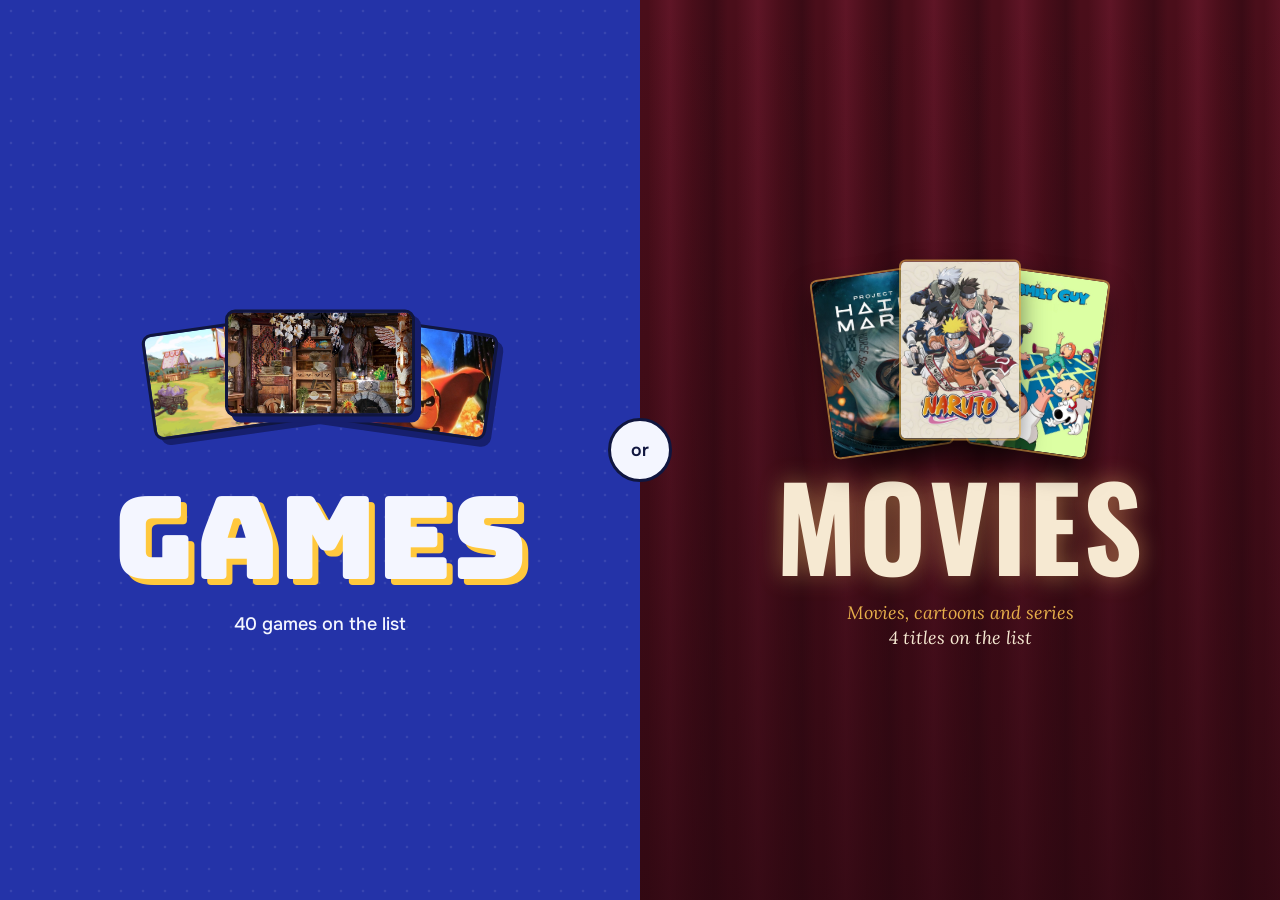
<file: index.html>
<!doctype html>
<html lang="en">
<head>
  <meta charset="utf-8">
  <meta name="viewport" content="width=device-width, initial-scale=1">
  <title>My backlog</title>
  <link rel="icon" href="data:image/svg+xml,%3Csvg xmlns='http://www.w3.org/2000/svg' viewBox='0 0 32 32'%3E%3CclipPath id='r'%3E%3Crect width='32' height='32' rx='7'/%3E%3C/clipPath%3E%3Cg clip-path='url(%23r)'%3E%3Crect width='16' height='32' fill='%232433a8'/%3E%3Crect x='16' width='16' height='32' fill='%234a0e1a'/%3E%3C/g%3E%3Ccircle cx='16' cy='16' r='6' fill='%23fff'/%3E%3C/svg%3E">
  <link rel="preconnect" href="https://fonts.googleapis.com">
  <link rel="preconnect" href="https://fonts.gstatic.com" crossorigin>
  <link href="https://fonts.googleapis.com/css2?family=Bungee&family=Onest:wght@500;600&family=Oswald:wght@700&family=Lora:ital@1&display=swap" rel="stylesheet">
  <link rel="stylesheet" href="menu.css">
</head>
<body>
  <h1 class="visually-hidden">My backlog</h1>
  <main class="doors">
    <a class="door door-games" href="games.html">
      <span class="door-covers" id="game-covers" aria-hidden="true"></span>
      <span class="door-word">Games</span>
      <span class="door-sub" id="game-count"></span>
    </a>
    <a class="door door-movies" href="movies.html">
      <span class="door-covers" id="movie-covers" aria-hidden="true"></span>
      <span class="door-word">Movies</span>
      <span class="door-sub"><span class="door-scope">Movies, cartoons and series</span> <span id="movie-count"></span></span>
    </a>
    <span class="or" aria-hidden="true">or</span>
  </main>

  <script src="games.js"></script>
  <script src="movies.js"></script>
  <script src="menu.js"></script>
</body>
</html>
</file>
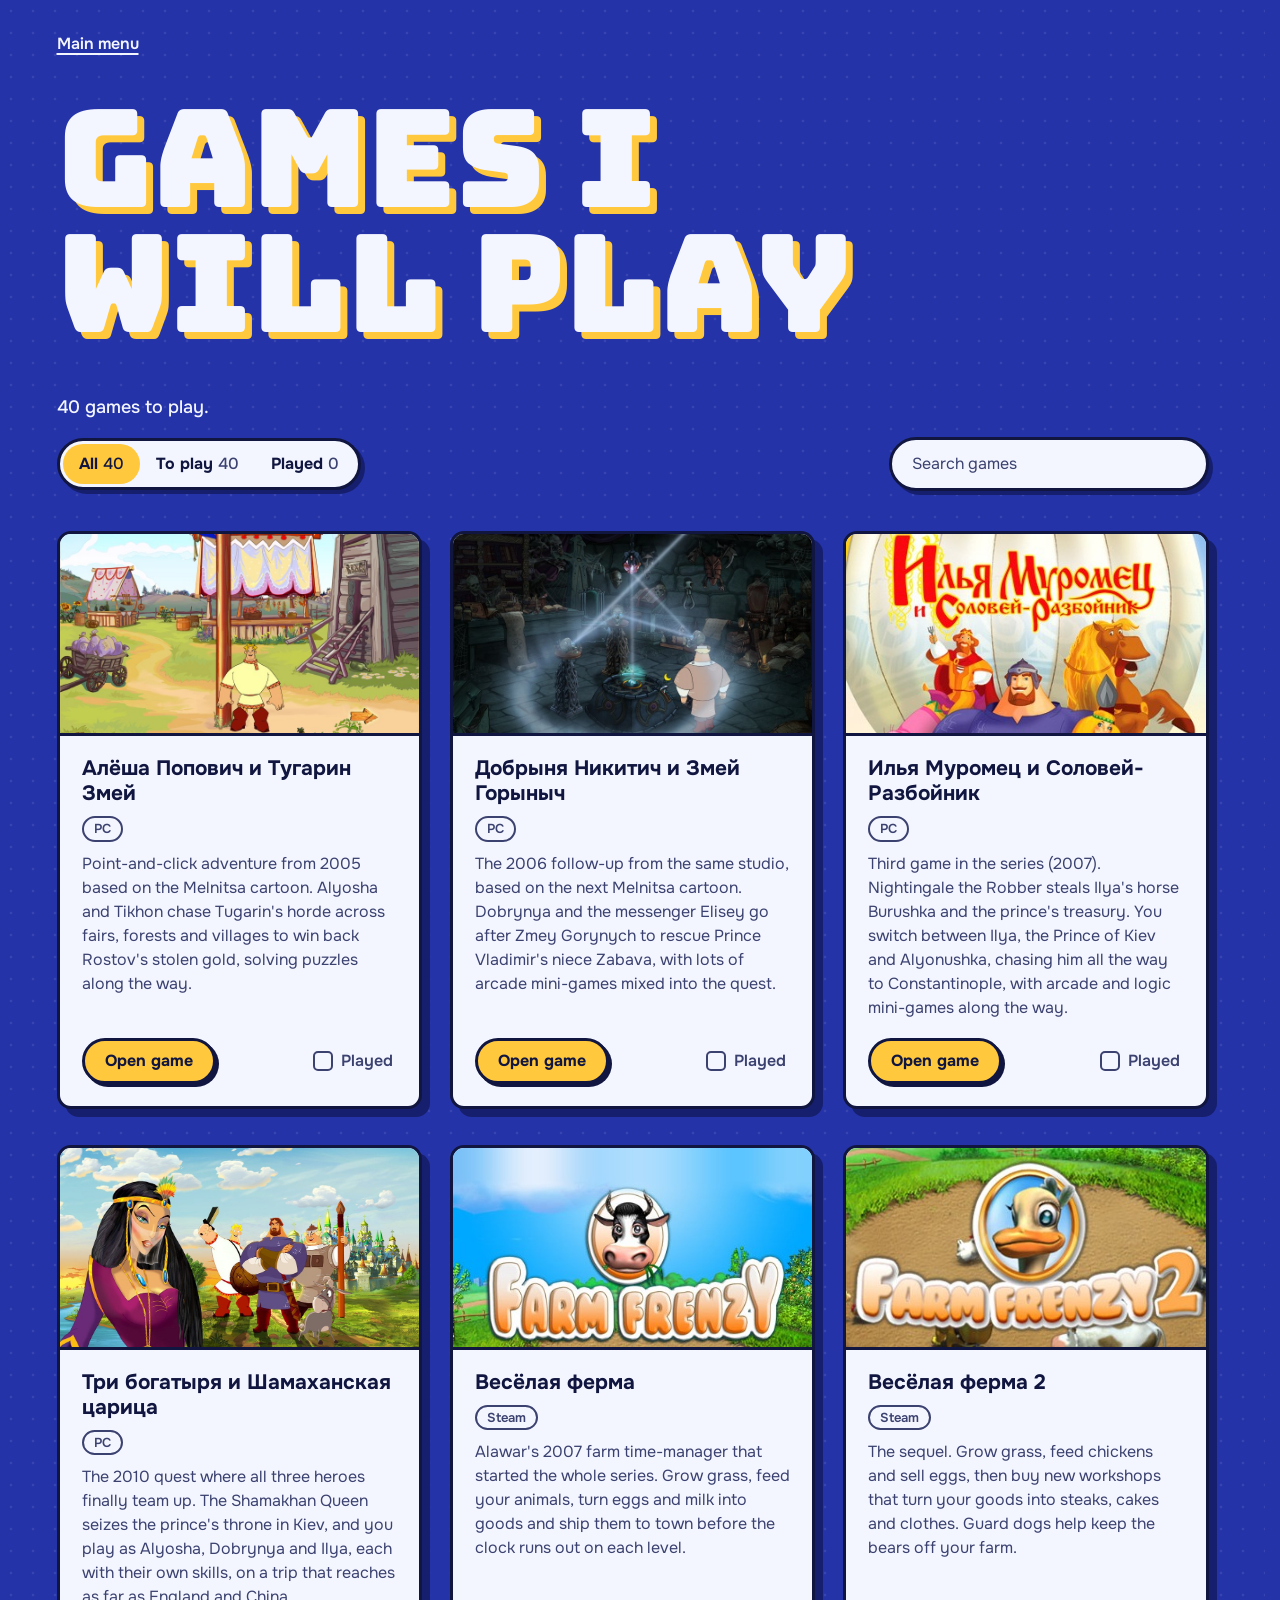
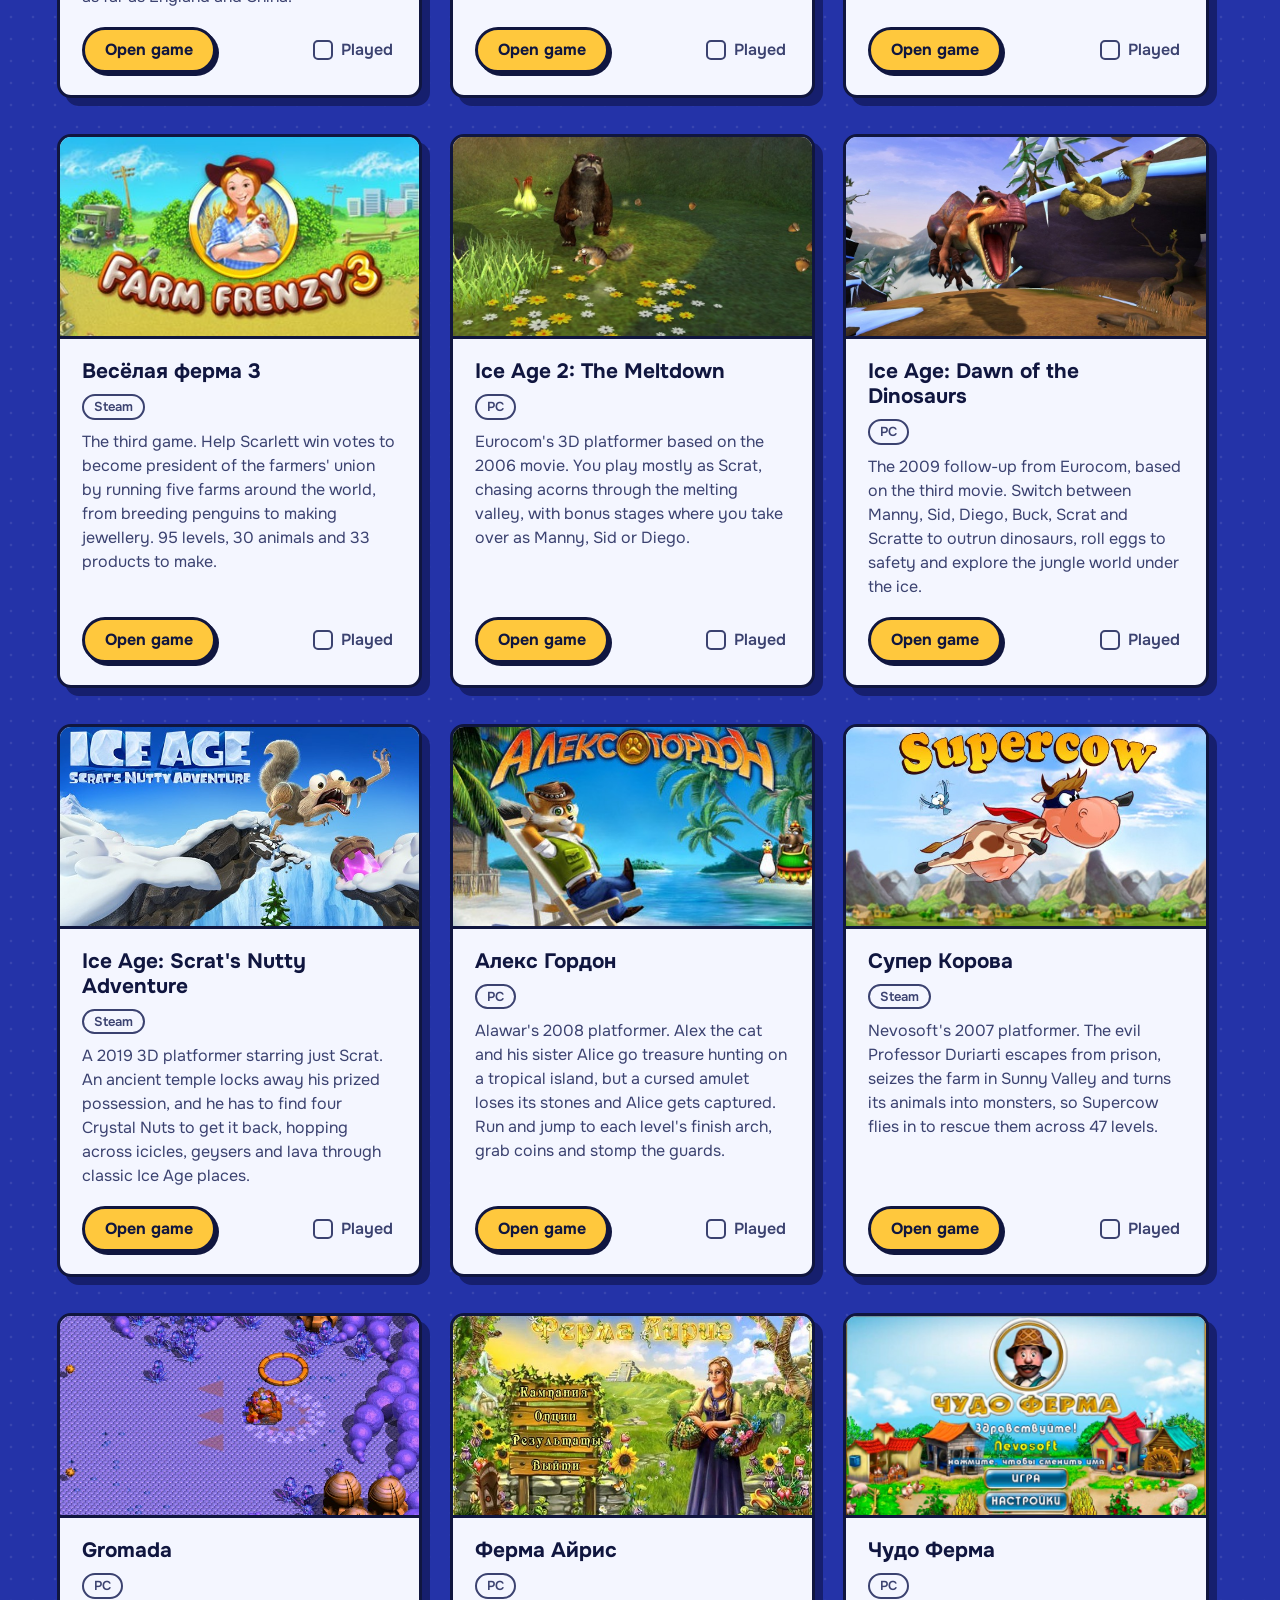
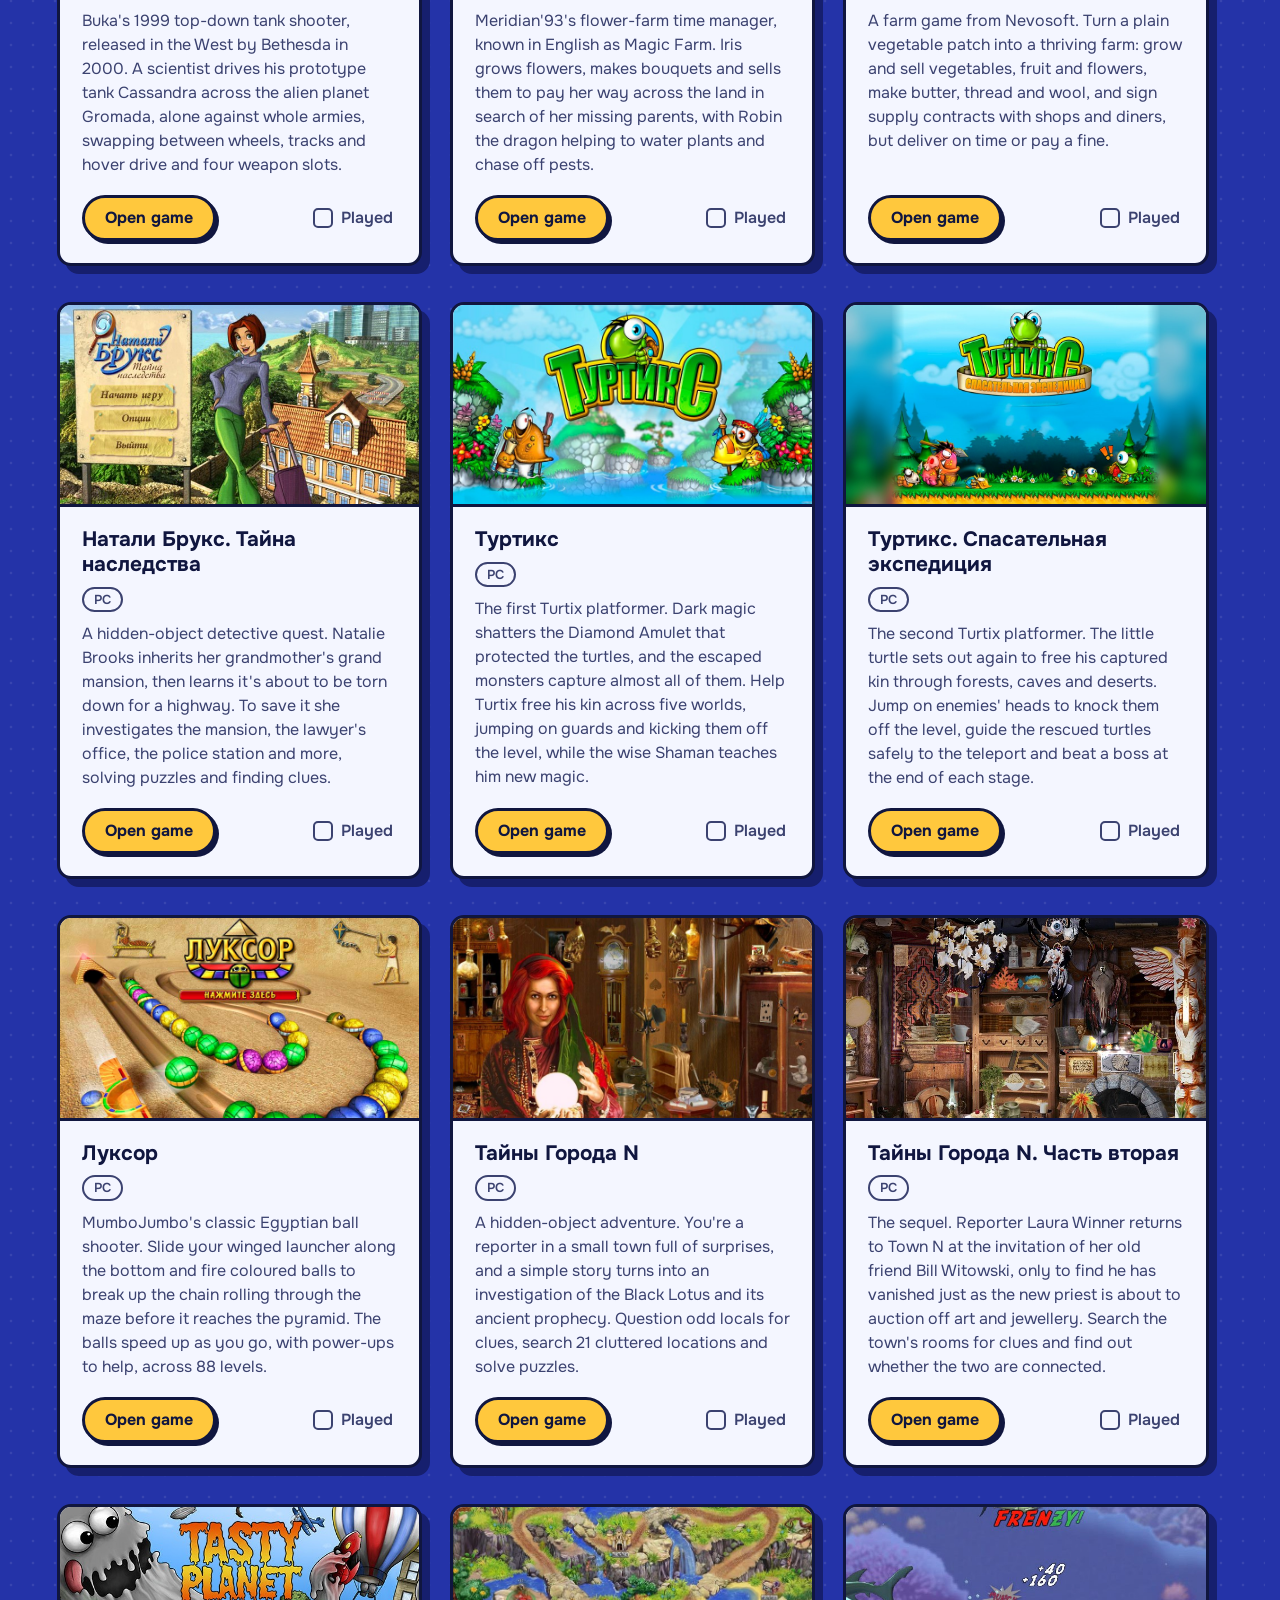
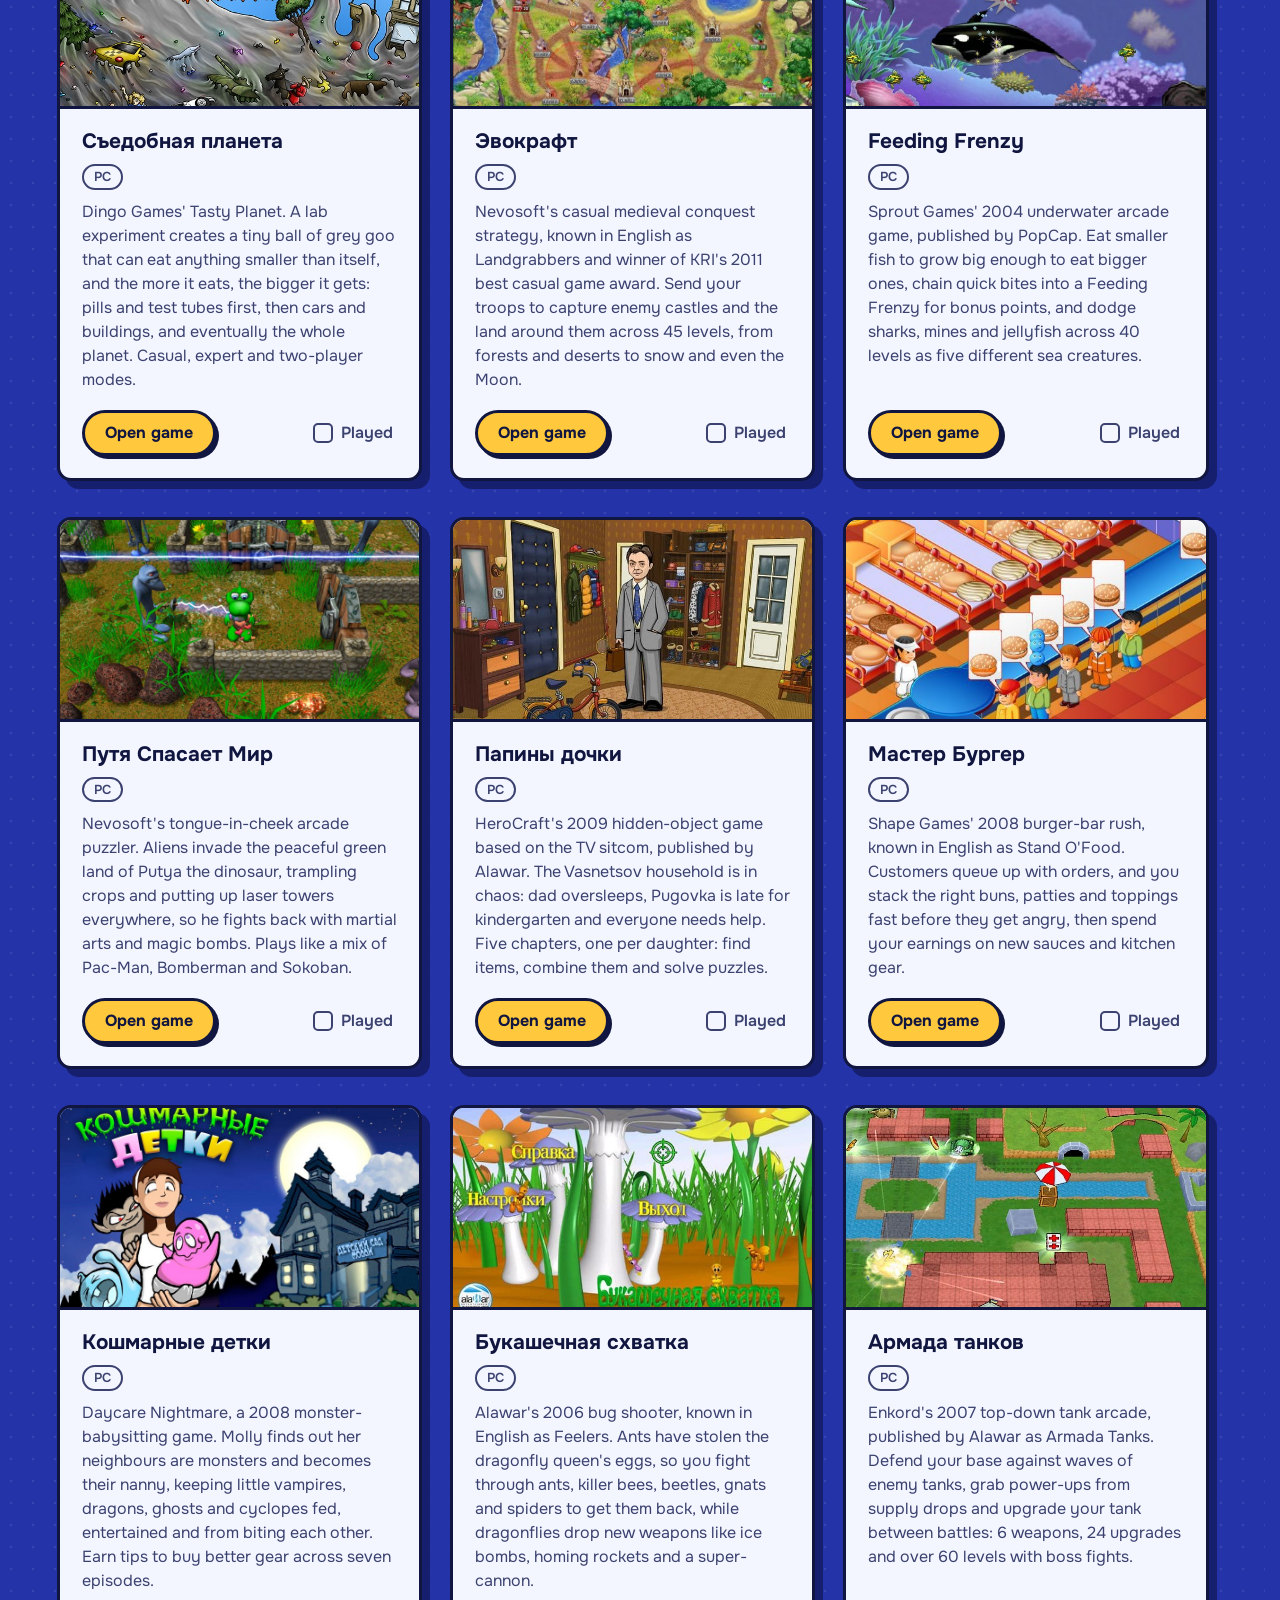
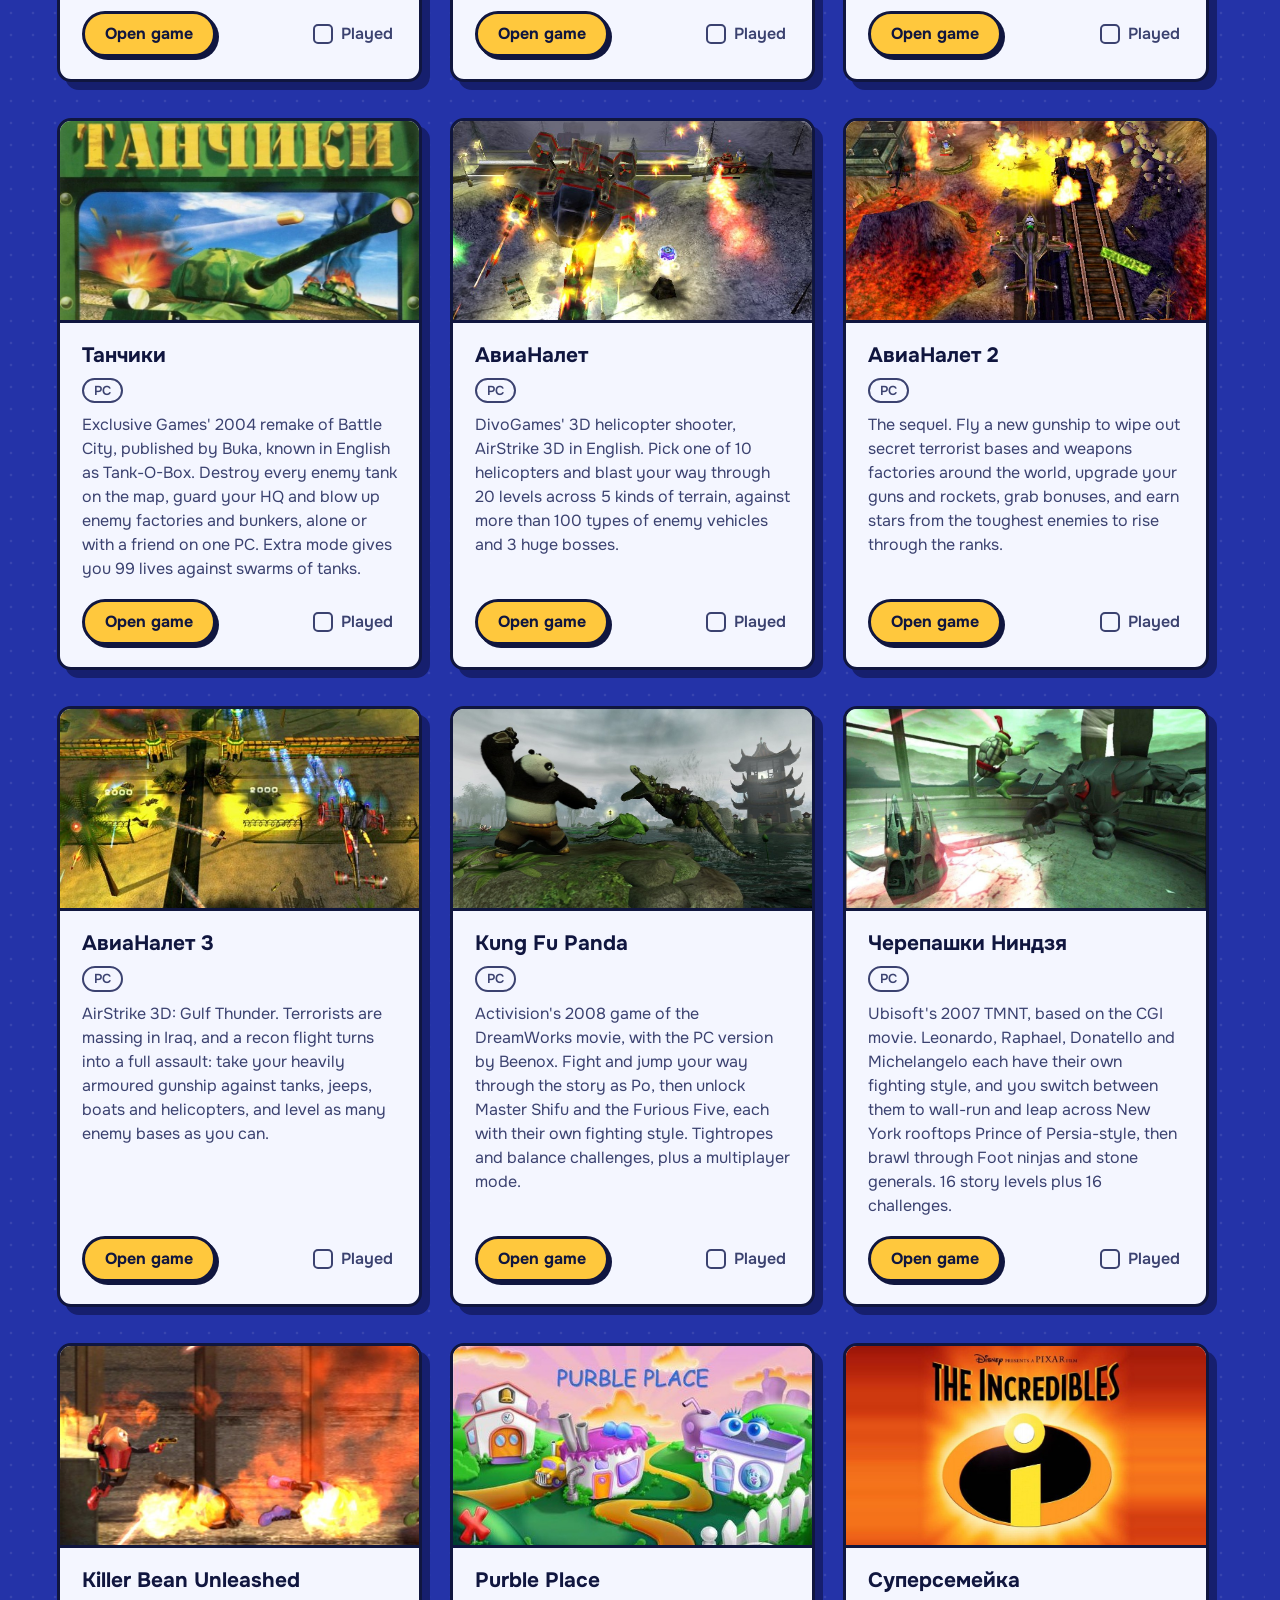
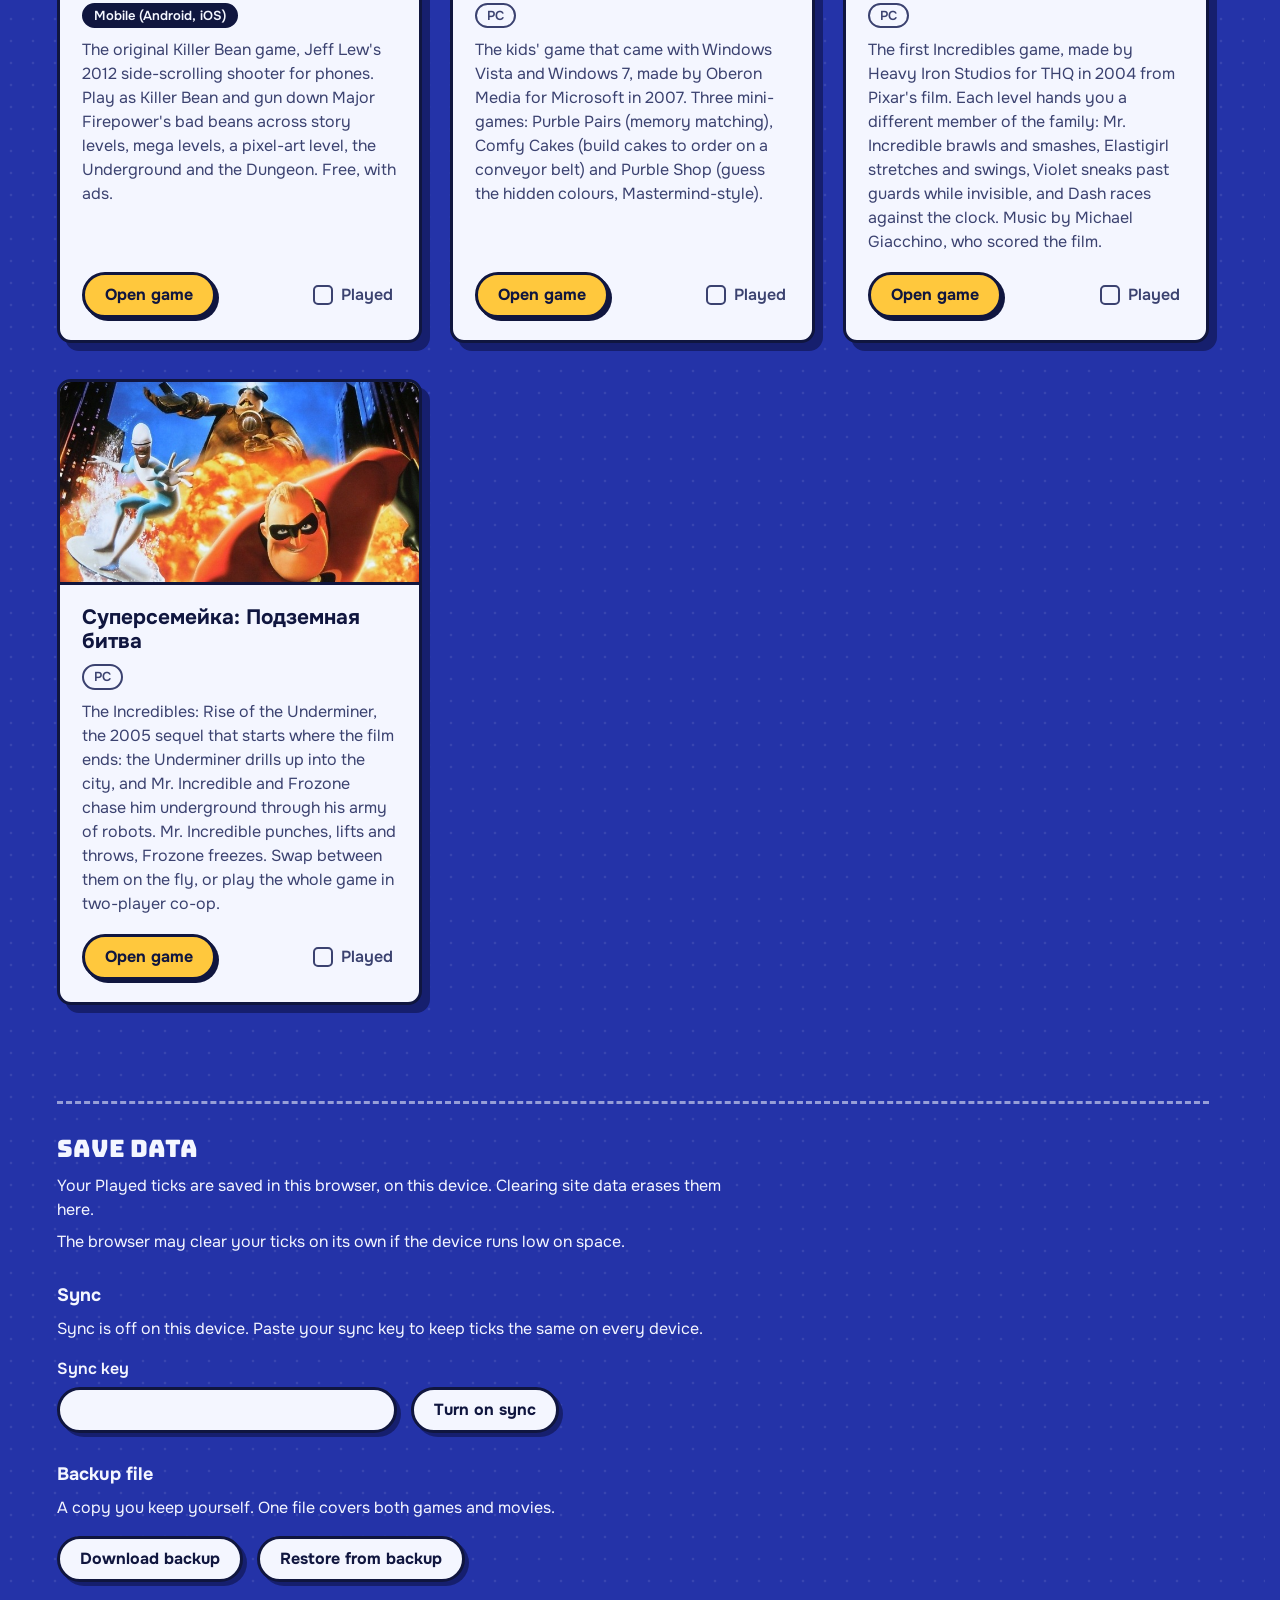
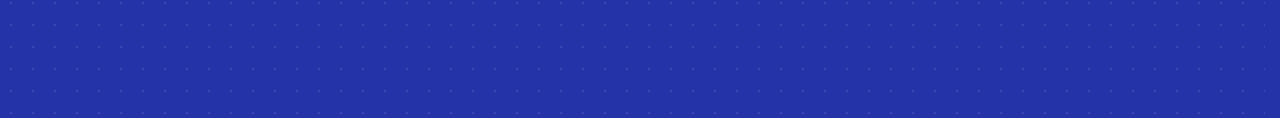
<file: games.html>
<!doctype html>
<html lang="en">
<head>
  <meta charset="utf-8">
  <meta name="viewport" content="width=device-width, initial-scale=1">
  <title>Games I will play</title>
  <link rel="icon" href="data:image/svg+xml,%3Csvg xmlns='http://www.w3.org/2000/svg' viewBox='0 0 32 32'%3E%3Crect width='32' height='32' rx='7' fill='%232433a8'/%3E%3Crect x='6' y='11' width='20' height='12' rx='6' fill='%23ffc83d'/%3E%3Cpath d='M10 17h5M12.5 14.5v5' stroke='%2310163f' stroke-width='2' stroke-linecap='round'/%3E%3Ccircle cx='20.5' cy='15.5' r='1.3' fill='%2310163f'/%3E%3Ccircle cx='22.5' cy='18.5' r='1.3' fill='%2310163f'/%3E%3C/svg%3E">
  <link rel="preconnect" href="https://fonts.googleapis.com">
  <link rel="preconnect" href="https://fonts.gstatic.com" crossorigin>
  <link href="https://fonts.googleapis.com/css2?family=Bungee&family=Onest:wght@400;500;600;700&display=swap" rel="stylesheet">
  <link rel="stylesheet" href="games.css">
</head>
<body>
  <header class="masthead">
    <a class="back" href="index.html">Main menu</a>
    <h1 class="title" id="top" tabindex="-1">Games I<br> will play</h1>
    <div class="toolbar">
      <p class="tally" id="tally" aria-live="polite"></p>
      <div class="filters" id="filters" role="group" aria-label="Show">
        <button type="button" data-filter="all" aria-pressed="true">All <span class="filter-count"></span></button>
        <button type="button" data-filter="unplayed" aria-pressed="false">To play <span class="filter-count"></span></button>
        <button type="button" data-filter="played" aria-pressed="false">Played <span class="filter-count"></span></button>
      </div>
      <label class="search">
        <span class="visually-hidden">Search games</span>
        <input type="search" id="search" placeholder="Search games" autocomplete="off" spellcheck="false">
      </label>
    </div>
  </header>

  <main>
    <ul class="shelf" id="shelf"></ul>
    <div class="empty" id="empty" hidden></div>
  </main>

  <footer class="saves">
    <div class="saves-box">
      <h2>Save data</h2>
      <p>Your Played ticks are saved in this browser, on this device. Clearing site data erases them here.</p>
      <p id="storage-note"></p>

      <h3>Sync</h3>
      <p id="sync-status" role="status"></p>
      <p class="sync-time" id="sync-time"></p>
      <form class="sync-setup" id="sync-setup">
        <label class="sync-field">
          <span>Sync key</span>
          <input type="password" id="sync-key" autocomplete="off" spellcheck="false" required>
        </label>
        <button type="submit">Turn on sync</button>
      </form>
      <div class="saves-actions" id="sync-controls" hidden>
        <button type="button" id="sync-now">Sync now</button>
        <button type="button" id="sync-off">Turn off sync</button>
      </div>

      <h3>Backup file</h3>
      <p>A copy you keep yourself. One file covers both games and movies.</p>
      <div class="saves-actions">
        <button type="button" id="backup-download">Download backup</button>
        <button type="button" id="backup-restore">Restore from backup</button>
        <input type="file" id="backup-file" accept=".json,application/json" hidden>
      </div>
      <p class="saves-result" id="backup-result" role="status"></p>
    </div>
  </footer>

  <a class="to-top" id="to-top" href="#top" aria-label="Back to top">
    <svg viewBox="0 0 24 24" width="26" height="26" aria-hidden="true">
      <path d="M12 19V6M5.5 11.5 12 5l6.5 6.5" fill="none" stroke="currentColor" stroke-width="3" stroke-linecap="round" stroke-linejoin="round"/>
    </svg>
  </a>

  <template id="card-template">
    <li class="card">
      <a class="card-cover" target="_blank" rel="noopener noreferrer" tabindex="-1" aria-hidden="true">
        <img alt="" loading="lazy">
        <span class="cover-fallback"></span>
      </a>
      <div class="card-body">
        <h2 class="card-title"><a target="_blank" rel="noopener noreferrer"></a></h2>
        <p class="card-platform"></p>
        <p class="card-desc"></p>
        <div class="card-actions">
          <a class="play" target="_blank" rel="noopener noreferrer">Open game</a>
          <button class="played-toggle" type="button" aria-pressed="false">Played</button>
        </div>
      </div>
      <span class="stamp" aria-hidden="true">Played</span>
    </li>
  </template>

  <script src="games.js"></script>
  <script src="store.js"></script>
  <script src="games-app.js"></script>
  <script src="backup.js"></script>
  <script src="sync.js"></script>
</body>
</html>
</file>
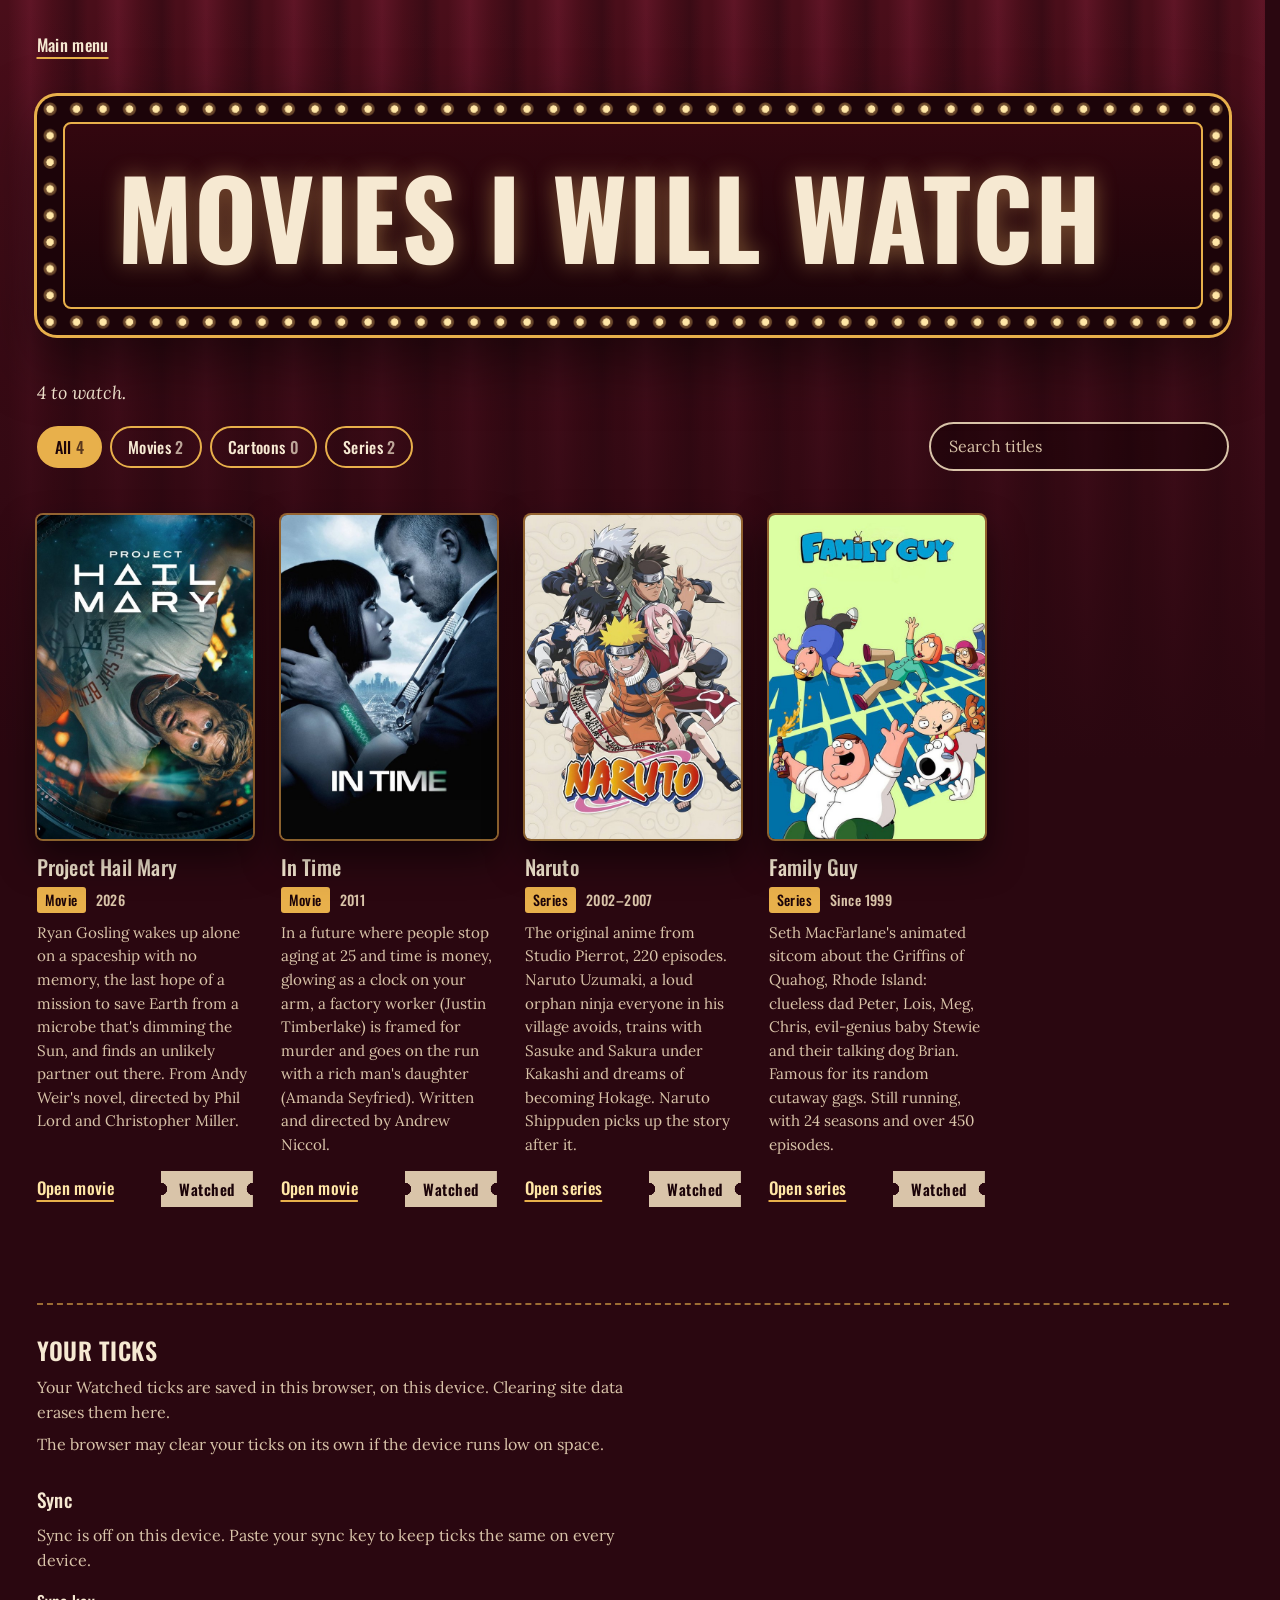
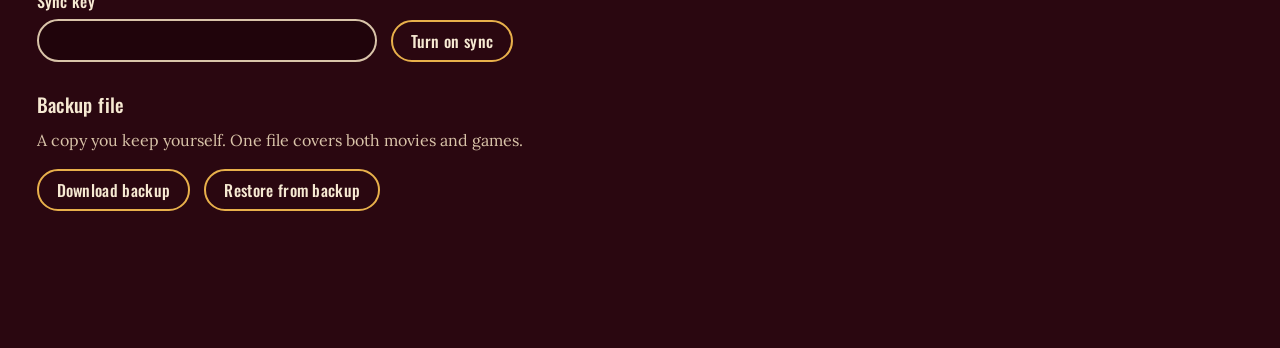
<file: movies.html>
<!doctype html>
<html lang="en">
<head>
  <meta charset="utf-8">
  <meta name="viewport" content="width=device-width, initial-scale=1">
  <title>Movies I will watch</title>
  <link rel="icon" href="data:image/svg+xml,%3Csvg xmlns='http://www.w3.org/2000/svg' viewBox='0 0 32 32'%3E%3Crect width='32' height='32' rx='7' fill='%234a0e1a'/%3E%3Cpath d='M5 10h22v4a2.5 2.5 0 0 0 0 5v4H5v-4a2.5 2.5 0 0 0 0-5z' fill='%23e8b04b'/%3E%3Cpath d='M20 10v13' stroke='%234a0e1a' stroke-width='1.6' stroke-dasharray='1.6 1.6'/%3E%3C/svg%3E">
  <link rel="preconnect" href="https://fonts.googleapis.com">
  <link rel="preconnect" href="https://fonts.gstatic.com" crossorigin>
  <link href="https://fonts.googleapis.com/css2?family=Oswald:wght@500;600;700&family=Lora:ital,wght@0,400;0,500;1,400&display=swap" rel="stylesheet">
  <link rel="stylesheet" href="movies.css">
</head>
<body>
  <header class="masthead">
    <a class="back" href="index.html">Main menu</a>
    <div class="marquee">
      <h1 class="marquee-plate">Movies I will watch</h1>
    </div>
    <div class="controls">
      <p class="tally" id="tally" aria-live="polite"></p>
      <div class="filters" id="filters" role="group" aria-label="Show">
        <button type="button" data-type="all" aria-pressed="true">All <span class="filter-count"></span></button>
        <button type="button" data-type="movie" aria-pressed="false">Movies <span class="filter-count"></span></button>
        <button type="button" data-type="cartoon" aria-pressed="false">Cartoons <span class="filter-count"></span></button>
        <button type="button" data-type="series" aria-pressed="false">Series <span class="filter-count"></span></button>
      </div>
      <label class="search">
        <span class="visually-hidden">Search titles</span>
        <input type="search" id="search" placeholder="Search titles" autocomplete="off" spellcheck="false">
      </label>
    </div>
  </header>

  <main>
    <ul class="posters" id="posters"></ul>
    <div class="empty" id="empty" hidden></div>
  </main>

  <footer class="saves">
    <div class="saves-box">
      <h2>Your ticks</h2>
      <p>Your Watched ticks are saved in this browser, on this device. Clearing site data erases them here.</p>
      <p id="storage-note"></p>

      <h3>Sync</h3>
      <p id="sync-status" role="status"></p>
      <p class="sync-time" id="sync-time"></p>
      <form class="sync-setup" id="sync-setup">
        <label class="sync-field">
          <span>Sync key</span>
          <input type="password" id="sync-key" autocomplete="off" spellcheck="false" required>
        </label>
        <button type="submit">Turn on sync</button>
      </form>
      <div class="saves-actions" id="sync-controls" hidden>
        <button type="button" id="sync-now">Sync now</button>
        <button type="button" id="sync-off">Turn off sync</button>
      </div>

      <h3>Backup file</h3>
      <p>A copy you keep yourself. One file covers both movies and games.</p>
      <div class="saves-actions">
        <button type="button" id="backup-download">Download backup</button>
        <button type="button" id="backup-restore">Restore from backup</button>
        <input type="file" id="backup-file" accept=".json,application/json" hidden>
      </div>
      <p class="saves-result" id="backup-result" role="status"></p>
    </div>
  </footer>

  <template id="film-template">
    <li class="film">
      <a class="film-poster" target="_blank" rel="noopener noreferrer" tabindex="-1" aria-hidden="true">
        <img alt="" loading="lazy">
        <span class="poster-fallback"><span class="poster-fallback-title"></span></span>
        <span class="seen">Watched</span>
      </a>
      <div class="film-info">
        <h2 class="film-title"><a target="_blank" rel="noopener noreferrer"></a></h2>
        <p class="film-meta"><span class="film-type"></span><span class="film-year"></span></p>
        <p class="film-desc"></p>
        <div class="film-actions">
          <a class="watch" target="_blank" rel="noopener noreferrer"></a>
          <button class="watched-toggle" type="button" aria-pressed="false">Watched</button>
        </div>
      </div>
    </li>
  </template>

  <script src="movies.js"></script>
  <script src="store.js"></script>
  <script src="movies-app.js"></script>
  <script src="backup.js"></script>
  <script src="sync.js"></script>
</body>
</html>
</file>
<file: menu.css>
/* The menu borrows each section's own colors and type, so each door previews the room behind it */
:root {
  --cobalt: #2433a8;
  --cobalt-deep: #161f6e;
  --paper: #f4f6ff;
  --ink: #10163f;
  --sun: #ffc83d;

  --velvet: #4a0e1a;
  --velvet-light: #5f1526;
  --velvet-deep: #2a0710;
  --cream: #f6e9d2;
  --gold: #e8b04b;
  --bulb: #ffe6a6;
}

*,
*::before,
*::after {
  box-sizing: border-box;
}

body {
  margin: 0;
  background: var(--ink);
  font-family: "Onest", system-ui, sans-serif;
}

.visually-hidden {
  position: absolute;
  width: 1px;
  height: 1px;
  overflow: hidden;
  clip: rect(0 0 0 0);
  white-space: nowrap;
}

.doors {
  position: relative;
  display: grid;
  grid-template-columns: 1fr 1fr;
  min-height: 100vh;
  min-height: 100dvh;
}

.door {
  position: relative;
  display: flex;
  flex-direction: column;
  align-items: center;
  justify-content: center;
  gap: 20px;
  padding: 64px 24px;
  overflow: hidden;
  text-align: center;
  text-decoration: none;
}

.door:focus-visible {
  outline: 4px solid var(--paper);
  outline-offset: -12px;
}

.door-games {
  background-color: var(--cobalt);
  background-image: radial-gradient(rgba(255, 255, 255, 0.09) 1.5px, transparent 1.6px);
  background-size: 22px 22px;
  color: var(--paper);
}

.door-movies {
  background-color: var(--velvet-deep);
  background-image:
    linear-gradient(to bottom, rgba(42, 7, 16, 0) 0, rgba(42, 7, 16, 0.75) 100%),
    repeating-linear-gradient(90deg, var(--velvet) 0 8px, var(--velvet-light) 30px, var(--velvet) 52px, #3a0b15 74px, var(--velvet) 88px);
  color: var(--cream);
}

.door-word {
  font-size: clamp(3.25rem, 9vw, 7.5rem);
  line-height: 0.95;
}

.door-games .door-word {
  font-family: "Bungee", "Arial Black", sans-serif;
  text-shadow: 0.055em 0.055em 0 var(--sun);
}

.door-movies .door-word {
  font-family: "Oswald", "Arial Narrow", sans-serif;
  font-weight: 700;
  text-transform: uppercase;
  letter-spacing: 0.02em;
  text-shadow: 0 0 24px rgba(255, 200, 110, 0.45);
}

.door-sub {
  max-width: 28ch;
  font-size: 1.125rem;
  line-height: 1.4;
}

.door-games .door-sub {
  font-weight: 500;
}

.door-movies .door-sub {
  font-family: "Lora", Georgia, serif;
  font-style: italic;
}

.door-scope {
  display: block;
  color: var(--gold);
}

/* Cover fans. menu.js sets --i (position from the centre) on each cover */

.door-covers {
  --spread: 78px;
  position: relative;
  width: 100%;
  max-width: 340px;
  height: 200px;
}

.door-covers > * {
  position: absolute;
  top: 50%;
  left: 50%;
  overflow: hidden;
  transform:
    translate(calc(-50% + var(--i) * var(--spread)), calc(-50% + var(--i) * var(--i) * 12px))
    rotate(calc(var(--i) * 8deg));
}

.door:hover .door-covers,
.door:focus-visible .door-covers {
  --spread: 112px;
}

.cover-game {
  width: 190px;
  aspect-ratio: 16 / 9;
  border: 3px solid var(--ink);
  border-radius: 10px;
  background: var(--cobalt-deep);
  box-shadow: 6px 6px 0 var(--cobalt-deep);
}

.cover-film {
  width: 118px;
  aspect-ratio: 2 / 3;
  border-radius: 5px;
  background: linear-gradient(180deg, #56111f, #1f050b);
  box-shadow:
    0 0 0 2px rgba(232, 176, 75, 0.6),
    0 14px 28px rgba(0, 0, 0, 0.55);
}

.door-covers img {
  display: block;
  width: 100%;
  height: 100%;
  object-fit: cover;
}

/* A film with no poster gets its title printed on a plain one, as on the movies page */
.cover-film-title {
  position: absolute;
  inset: 0;
  display: flex;
  align-items: flex-end;
  padding: 12px 10px;
  color: var(--cream);
  font-family: "Oswald", "Arial Narrow", sans-serif;
  font-weight: 700;
  font-size: 0.95rem;
  line-height: 1;
  text-align: left;
  text-transform: uppercase;
  overflow-wrap: anywhere;
}

.or {
  position: absolute;
  top: 50%;
  left: 50%;
  display: grid;
  place-items: center;
  width: 64px;
  height: 64px;
  border: 3px solid var(--ink);
  border-radius: 50%;
  background: var(--paper);
  color: var(--ink);
  font-weight: 600;
  font-size: 1.1rem;
  transform: translate(-50%, -50%);
  pointer-events: none;
}

@media (max-width: 720px) {
  .doors {
    grid-template-columns: 1fr;
    grid-template-rows: 1fr 1fr;
  }

  .door {
    padding: 48px 16px;
    gap: 14px;
  }

  .door-covers {
    --spread: 64px;
    height: 160px;
  }

  .door:hover .door-covers,
  .door:focus-visible .door-covers {
    --spread: 80px;
  }

  .cover-game {
    width: 150px;
  }

  .cover-film {
    width: 92px;
  }

  .or {
    width: 54px;
    height: 54px;
    font-size: 1rem;
  }
}

@media (prefers-reduced-motion: no-preference) {
  .door-covers > * {
    transition: transform 240ms ease-out;
  }
}
</file>
<file: games.css>
:root {
  --cobalt: #2433a8;
  --cobalt-deep: #161f6e;
  --paper: #f4f6ff;
  --ink: #10163f;
  --ink-soft: #3b4270;
  --sun: #ffc83d;
  --coral: #e8385a;

  --display: "Bungee", "Arial Black", Impact, sans-serif;
  --body: "Onest", system-ui, -apple-system, "Segoe UI", sans-serif;

  --page: 1200px;
  --gutter: 24px;
}

*,
*::before,
*::after {
  box-sizing: border-box;
}

/* Always reserve the scrollbar's space, so the layout doesn't jump sideways
   when a filter or search makes the list short enough to stop scrolling */
html {
  scrollbar-gutter: stable;
}

body {
  margin: 0;
  min-height: 100vh;
  background-color: var(--cobalt);
  background-image: radial-gradient(rgba(255, 255, 255, 0.09) 1.5px, transparent 1.6px);
  background-size: 22px 22px;
  color: var(--paper);
  font-family: var(--body);
  font-size: 1rem;
  line-height: 1.5;
}

.visually-hidden {
  position: absolute;
  width: 1px;
  height: 1px;
  overflow: hidden;
  clip: rect(0 0 0 0);
  white-space: nowrap;
}

:focus-visible {
  outline: 3px solid var(--sun);
  outline-offset: 3px;
}

/* Masthead */

.masthead {
  position: relative;
  max-width: var(--page);
  margin: 0 auto;
  padding: clamp(40px, 8vw, 96px) var(--gutter) 40px;
}

/* Sits in the masthead's top padding so the title keeps its place */
.back {
  position: absolute;
  top: clamp(8px, 2.5vw, 32px);
  left: var(--gutter);
  color: var(--paper);
  font-weight: 600;
  text-decoration: underline;
  text-decoration-thickness: 2px;
  text-underline-offset: 4px;
}

.back:hover {
  color: var(--sun);
}

.title {
  margin: 0;
  font-family: var(--display);
  font-weight: 400;
  font-size: clamp(3rem, 12vw, 8.5rem);
  line-height: 0.92;
  color: var(--paper);
  text-shadow: 0.055em 0.055em 0 var(--sun);
}

.toolbar {
  display: flex;
  flex-wrap: wrap;
  align-items: center;
  justify-content: space-between;
  gap: 16px 24px;
  margin-top: clamp(28px, 5vw, 48px);
}

.tally {
  flex-basis: 100%;
  margin: 0;
  font-size: 1.125rem;
  font-weight: 500;
}

/* Played filter: one pill split into three, same ink outline and hard shadow as the search box */
.filters {
  display: flex;
  padding: 3px;
  border: 3px solid var(--ink);
  border-radius: 999px;
  background: var(--paper);
  box-shadow: 4px 4px 0 var(--cobalt-deep);
}

.filters button {
  padding: 8px 16px;
  border: 0;
  border-radius: 999px;
  background: transparent;
  color: var(--ink);
  font: inherit;
  font-weight: 700;
  white-space: nowrap;
  cursor: pointer;
}

.filters button:hover {
  background: #e3e7fb;
}

.filters button[aria-pressed="true"] {
  background: var(--sun);
}

.filter-count {
  font-weight: 500;
  color: var(--ink-soft);
}

.filters button[aria-pressed="true"] .filter-count {
  color: var(--ink);
}

.search {
  flex: 0 1 320px;
}

.search input {
  width: 100%;
  padding: 12px 20px;
  border: 3px solid var(--ink);
  border-radius: 999px;
  background: var(--paper);
  color: var(--ink);
  font: inherit;
  box-shadow: 4px 4px 0 var(--cobalt-deep);
}

.search input::placeholder {
  color: var(--ink-soft);
}

/* Shelf */

.shelf {
  list-style: none;
  max-width: var(--page);
  margin: 0 auto;
  padding: 0 var(--gutter) 96px;
  display: grid;
  grid-template-columns: repeat(auto-fill, minmax(min(100%, 280px), 1fr));
  gap: 36px 28px;
}

.shelf:empty {
  display: none;
}

.card {
  position: relative;
  display: flex;
  flex-direction: column;
  background: var(--paper);
  color: var(--ink);
  border: 3px solid var(--ink);
  border-radius: 14px;
  box-shadow: 8px 8px 0 var(--cobalt-deep);
}

.card-cover {
  position: relative;
  display: block;
  aspect-ratio: 16 / 9;
  overflow: hidden;
  border-bottom: 3px solid var(--ink);
  border-radius: 11px 11px 0 0;
  background: var(--cobalt-deep);
}

.card-cover img {
  display: block;
  width: 100%;
  height: 100%;
  object-fit: cover;
}

.cover-fallback {
  position: absolute;
  inset: 0;
  display: none;
  place-items: center;
  background: repeating-linear-gradient(
    -45deg,
    var(--cobalt-deep) 0 18px,
    #1c2784 18px 36px
  );
  color: var(--sun);
  font-family: var(--display);
  font-size: 3.5rem;
  line-height: 1;
}

.card.no-image .card-cover img {
  display: none;
}

.card.no-image .cover-fallback {
  display: grid;
}

.card-body {
  flex: 1;
  display: flex;
  flex-direction: column;
  gap: 10px;
  padding: 20px 22px 22px;
}

.card-title {
  margin: 0;
  font-size: 1.3rem;
  font-weight: 700;
  line-height: 1.2;
}

.card-title a {
  color: inherit;
  text-decoration: none;
}

.card-title a[href]:hover {
  text-decoration: underline;
  text-decoration-thickness: 2px;
  text-underline-offset: 3px;
}

.card-platform {
  align-self: flex-start;
  margin: 0;
  padding: 1px 10px;
  border: 2px solid var(--ink-soft);
  border-radius: 999px;
  color: var(--ink-soft);
  font-size: 0.8125rem;
  font-weight: 600;
}

/* Mobile-only games get a filled tag so they stand out from the PC/Steam ones */
.card-platform.is-mobile {
  border-color: var(--ink);
  background: var(--ink);
  color: var(--paper);
}

.card-desc {
  flex: 1;
  margin: 0;
  color: var(--ink-soft);
}

.card-actions {
  display: flex;
  flex-wrap: wrap;
  align-items: center;
  justify-content: space-between;
  gap: 12px;
  margin-top: 8px;
}

.play {
  padding: 8px 20px;
  border: 3px solid var(--ink);
  border-radius: 999px;
  background: var(--sun);
  color: var(--ink);
  font-weight: 700;
  text-decoration: none;
  box-shadow: 3px 3px 0 var(--ink);
}

.play:hover {
  background: #ffd666;
}

.play:active {
  transform: translate(3px, 3px);
  box-shadow: none;
}

.played-toggle {
  display: inline-flex;
  align-items: center;
  gap: 8px;
  padding: 6px 4px;
  border: 0;
  background: none;
  color: var(--ink-soft);
  font: inherit;
  font-weight: 600;
  cursor: pointer;
}

.played-toggle::before {
  content: "";
  width: 20px;
  height: 20px;
  border: 2.5px solid currentColor;
  border-radius: 5px;
  background: var(--paper) center / 14px no-repeat;
}

.played-toggle:hover {
  color: var(--ink);
}

.played-toggle[aria-pressed="true"] {
  color: var(--coral);
}

.played-toggle[aria-pressed="true"]::before {
  background-color: var(--coral);
  background-image: url("data:image/svg+xml,%3Csvg xmlns='http://www.w3.org/2000/svg' viewBox='0 0 14 14'%3E%3Cpath d='M2.5 7.5l3 3 6-7' fill='none' stroke='%23fff' stroke-width='2.4' stroke-linecap='round' stroke-linejoin='round'/%3E%3C/svg%3E");
}

/* Played state */

.stamp {
  position: absolute;
  top: 16px;
  right: -10px;
  display: none;
  padding: 4px 12px;
  border: 3px solid var(--coral);
  border-radius: 6px;
  background: var(--paper);
  color: var(--coral);
  font-family: var(--display);
  font-size: 1.1rem;
  transform: rotate(7deg);
}

.card.is-played {
  box-shadow: 8px 8px 0 transparent;
}

.card.is-played .stamp {
  display: block;
}

.card.is-played .card-cover img,
.card.is-played .cover-fallback {
  filter: grayscale(1) contrast(0.85);
}

/* Empty state */

.empty {
  max-width: var(--page);
  margin: 0 auto 96px;
  padding: 0 var(--gutter);
}

.empty-box {
  padding: 40px 32px;
  border: 3px dashed rgba(244, 246, 255, 0.55);
  border-radius: 14px;
  font-size: 1.125rem;
}

.empty-box p {
  margin: 0;
}

.empty-box button {
  margin-top: 16px;
  padding: 8px 20px;
  border: 3px solid var(--ink);
  border-radius: 999px;
  background: var(--paper);
  color: var(--ink);
  font: inherit;
  font-weight: 700;
  cursor: pointer;
}

.empty-box button + button {
  margin-left: 10px;
}

/* Save data: where the ticks are kept, with sync, backup and restore */

.saves {
  max-width: var(--page);
  margin: 0 auto 96px;
  padding: 0 var(--gutter);
}

.saves-box {
  padding-top: 32px;
  border-top: 3px dashed rgba(244, 246, 255, 0.55);
}

.saves h2 {
  margin: 0 0 12px;
  font-family: var(--display);
  font-weight: 400;
  font-size: 1.5rem;
  line-height: 1.1;
}

.saves h3 {
  margin: 28px 0 8px;
  font-size: 1.125rem;
  font-weight: 700;
}

.saves p {
  max-width: 62ch;
  margin: 0 0 8px;
}

/* The flex rows below would otherwise ignore the hidden attribute */
.saves [hidden],
.sync-time:empty {
  display: none;
}

.saves-actions,
.sync-setup {
  display: flex;
  flex-wrap: wrap;
  align-items: flex-end;
  gap: 12px 14px;
  margin-top: 16px;
}

.saves button {
  padding: 8px 20px;
  border: 3px solid var(--ink);
  border-radius: 999px;
  background: var(--paper);
  color: var(--ink);
  font: inherit;
  font-weight: 700;
  cursor: pointer;
  box-shadow: 4px 4px 0 var(--cobalt-deep);
}

.saves button:hover {
  background: #e3e7fb;
}

.saves button:disabled {
  opacity: 0.6;
  cursor: default;
}

.sync-field {
  flex: 0 1 340px;
  display: flex;
  flex-direction: column;
  gap: 6px;
  font-weight: 600;
}

.sync-field input {
  width: 100%;
  padding: 8px 20px;
  border: 3px solid var(--ink);
  border-radius: 999px;
  background: var(--paper);
  color: var(--ink);
  font: inherit;
  box-shadow: 4px 4px 0 var(--cobalt-deep);
}

/* Keeps its line even when empty, so a result appearing doesn't push the page */
.saves .saves-result {
  min-height: 1.5em;
  margin: 16px 0 0;
  font-weight: 600;
}

/* Back to top: hidden near the top of the page, shown once the masthead scrolls away */

.title:focus {
  outline: none;
}

.to-top {
  position: fixed;
  right: 24px;
  bottom: 24px;
  z-index: 10;
  display: grid;
  place-items: center;
  width: 58px;
  height: 58px;
  border: 3px solid var(--ink);
  border-radius: 50%;
  background: var(--sun);
  color: var(--ink);
  box-shadow: 4px 4px 0 var(--ink);
  opacity: 0;
  visibility: hidden;
  transform: translateY(12px);
}

.to-top.is-visible {
  opacity: 1;
  visibility: visible;
  transform: none;
}

.to-top:hover {
  background: #ffd666;
}

.to-top:active {
  transform: translate(3px, 3px);
  box-shadow: none;
}

@media (max-width: 480px) {
  :root {
    --gutter: 16px;
  }

  .to-top {
    right: 16px;
    bottom: 16px;
    width: 52px;
    height: 52px;
  }

  .search {
    flex-basis: 100%;
  }

  .filters {
    flex-basis: 100%;
  }

  .filters button {
    flex: 1;
    padding: 8px 6px;
  }

  .stamp {
    right: -6px;
  }
}

@media (prefers-reduced-motion: no-preference) {
  .play {
    transition: transform 80ms ease-out, box-shadow 80ms ease-out, background-color 120ms;
  }

  .to-top {
    transition: opacity 180ms ease-out, transform 180ms ease-out, visibility 180ms, box-shadow 80ms ease-out, background-color 120ms;
  }
}
</file>
<file: movies.css>
:root {
  --velvet: #4a0e1a;
  --velvet-light: #5f1526;
  --velvet-deep: #2a0710;
  --plate: #1c0409;
  --cream: #f6e9d2;
  --cream-dim: #d9c4a9;
  --gold: #e8b04b;
  --bulb: #ffe6a6;

  --display: "Oswald", "Arial Narrow", sans-serif;
  --body: "Lora", Georgia, serif;

  --page: 1240px;
  --gutter: 24px;
}

*,
*::before,
*::after {
  box-sizing: border-box;
}

/* Always reserve the scrollbar's space, so the layout doesn't jump sideways
   when a filter or search makes the list short enough to stop scrolling */
html {
  scrollbar-gutter: stable;
}

body {
  margin: 0;
  min-height: 100vh;
  background-color: var(--velvet-deep);
  /* Curtain folds behind the sign, fading into a dark auditorium under the posters */
  background-image:
    linear-gradient(to bottom, rgba(42, 7, 16, 0) 0, rgba(42, 7, 16, 0.6) 380px, var(--velvet-deep) 760px),
    repeating-linear-gradient(90deg, var(--velvet) 0 8px, var(--velvet-light) 30px, var(--velvet) 52px, #3a0b15 74px, var(--velvet) 88px);
  background-repeat: no-repeat, repeat;
  color: var(--cream);
  font-family: var(--body);
  font-size: 1rem;
  line-height: 1.55;
}

.visually-hidden {
  position: absolute;
  width: 1px;
  height: 1px;
  overflow: hidden;
  clip: rect(0 0 0 0);
  white-space: nowrap;
}

:focus-visible {
  outline: 3px solid var(--bulb);
  outline-offset: 3px;
}

/* Masthead */

.masthead {
  position: relative;
  max-width: var(--page);
  margin: 0 auto;
  padding: clamp(56px, 8vw, 96px) var(--gutter) 44px;
}

.back {
  position: absolute;
  top: clamp(16px, 2.5vw, 32px);
  left: var(--gutter);
  color: var(--cream);
  font-family: var(--display);
  font-weight: 500;
  font-size: 1.05rem;
  letter-spacing: 0.02em;
  text-decoration: underline;
  text-decoration-color: var(--gold);
  text-decoration-thickness: 2px;
  text-underline-offset: 5px;
}

.back:hover {
  color: var(--bulb);
}

/* The marquee sign: a ring of bulbs around a dark plate */

.marquee {
  --bulb-step: 26px;
  position: relative;
  isolation: isolate;
  padding: var(--bulb-step);
  border-radius: 20px;
  background: var(--plate);
  box-shadow:
    0 0 0 3px var(--gold),
    0 24px 60px rgba(0, 0, 0, 0.5);
}

.marquee::before {
  content: "";
  position: absolute;
  inset: 0;
  z-index: -1;
  border-radius: inherit;
  background:
    radial-gradient(circle, var(--bulb) 0 3.5px, rgba(255, 200, 110, 0.35) 4px 6px, transparent 7px)
    0 0 / var(--bulb-step) var(--bulb-step) space;
}

.marquee-plate {
  margin: 0;
  padding: clamp(20px, 4vw, 40px) clamp(20px, 5vw, 52px);
  border: 2px solid var(--gold);
  border-radius: 8px;
  background: linear-gradient(180deg, #33070f, var(--plate));
  color: var(--cream);
  font-family: var(--display);
  font-weight: 700;
  font-size: clamp(2.5rem, 9vw, 6.75rem);
  line-height: 0.95;
  letter-spacing: 0.015em;
  text-transform: uppercase;
  text-shadow: 0 0 22px rgba(255, 200, 110, 0.4);
}

/* Controls */

.controls {
  display: flex;
  flex-wrap: wrap;
  align-items: center;
  gap: 16px 20px;
  margin-top: clamp(28px, 5vw, 44px);
}

.tally {
  flex-basis: 100%;
  margin: 0;
  font-size: 1.125rem;
  font-style: italic;
}

.filters {
  display: flex;
  flex-wrap: wrap;
  gap: 8px;
}

.filters button {
  padding: 7px 16px;
  border: 2px solid var(--gold);
  border-radius: 999px;
  background: transparent;
  color: var(--cream);
  font-family: var(--display);
  font-weight: 500;
  font-size: 1rem;
  letter-spacing: 0.02em;
  cursor: pointer;
}

.filters button:hover {
  background: rgba(232, 176, 75, 0.14);
}

.filters button[aria-pressed="true"] {
  background: var(--gold);
  color: var(--plate);
}

.filter-count {
  opacity: 0.7;
}

.search {
  flex: 0 1 300px;
  margin-left: auto;
}

.search input {
  width: 100%;
  padding: 10px 18px;
  border: 2px solid var(--cream-dim);
  border-radius: 999px;
  background: rgba(20, 2, 6, 0.45);
  color: var(--cream);
  font: inherit;
}

.search input::placeholder {
  color: var(--cream-dim);
}

/* Posters */

.posters {
  list-style: none;
  max-width: var(--page);
  margin: 0 auto;
  padding: 0 var(--gutter) 96px;
  display: grid;
  grid-template-columns: repeat(auto-fill, minmax(min(100%, 210px), 1fr));
  gap: 48px 28px;
}

.posters:empty {
  display: none;
}

.film {
  display: flex;
  flex-direction: column;
  gap: 16px;
}

.film-poster {
  position: relative;
  display: block;
  aspect-ratio: 2 / 3;
  overflow: hidden;
  border-radius: 6px;
  background: var(--plate);
  box-shadow:
    0 0 0 2px rgba(232, 176, 75, 0.55),
    0 18px 36px rgba(0, 0, 0, 0.55);
}

.film-poster img {
  display: block;
  width: 100%;
  height: 100%;
  object-fit: cover;
}

.poster-fallback {
  position: absolute;
  inset: 0;
  display: none;
  flex-direction: column;
  justify-content: flex-end;
  padding: 26px 22px;
  background:
    radial-gradient(120% 70% at 50% 0%, #7d1b30 0, transparent 65%),
    linear-gradient(180deg, #56111f, #1f050b);
}

.poster-fallback::before {
  content: "";
  position: absolute;
  inset: 10px;
  border: 1px solid rgba(232, 176, 75, 0.6);
  border-radius: 3px;
}

.poster-fallback-title {
  color: var(--cream);
  font-family: var(--display);
  font-weight: 700;
  font-size: 1.8rem;
  line-height: 1;
  text-transform: uppercase;
  overflow-wrap: anywhere;
}

.film.no-image .film-poster img {
  display: none;
}

.film.no-image .poster-fallback {
  display: flex;
}

.seen {
  position: absolute;
  top: 50%;
  left: 50%;
  display: none;
  padding: 6px 14px;
  border: 3px solid var(--gold);
  border-radius: 4px;
  background: rgba(20, 2, 6, 0.6);
  color: var(--gold);
  font-family: var(--display);
  font-weight: 700;
  font-size: 1.35rem;
  letter-spacing: 0.06em;
  text-transform: uppercase;
  transform: translate(-50%, -50%) rotate(-8deg);
}

.film.is-watched .seen {
  display: block;
}

.film.is-watched .film-poster img,
.film.is-watched .poster-fallback {
  filter: grayscale(1) brightness(0.55);
}

.film-info {
  flex: 1;
  display: flex;
  flex-direction: column;
  gap: 8px;
}

.film-title {
  margin: 0;
  font-family: var(--display);
  font-weight: 500;
  font-size: 1.3rem;
  line-height: 1.15;
  letter-spacing: 0.01em;
}

.film-title a {
  color: var(--cream);
  text-decoration: none;
}

.film-title a[href]:hover {
  text-decoration: underline;
  text-decoration-color: var(--gold);
  text-underline-offset: 4px;
}

.film-meta {
  display: flex;
  align-items: center;
  gap: 10px;
  margin: 0;
  color: var(--cream-dim);
  font-family: var(--display);
  font-weight: 500;
  font-size: 0.875rem;
  letter-spacing: 0.03em;
}

.film-meta:empty {
  display: none;
}

.film-type {
  padding: 2px 8px;
  border-radius: 3px;
  background: var(--gold);
  color: var(--plate);
}

.film-desc {
  flex: 1;
  margin: 0;
  color: var(--cream-dim);
  font-size: 0.95rem;
}

.film-actions {
  display: flex;
  flex-wrap: wrap;
  align-items: center;
  justify-content: space-between;
  gap: 12px;
  margin-top: 6px;
}

.watch {
  color: var(--bulb);
  font-family: var(--display);
  font-weight: 500;
  font-size: 1.05rem;
  letter-spacing: 0.02em;
  text-decoration: underline;
  text-decoration-color: var(--gold);
  text-decoration-thickness: 2px;
  text-underline-offset: 5px;
}

.watch:hover {
  color: var(--cream);
}

/* Ticket-stub toggle: the notched shape lives on ::before so the focus ring isn't masked away */
.watched-toggle {
  position: relative;
  isolation: isolate;
  padding: 7px 18px;
  border: 0;
  background: none;
  color: var(--plate);
  font-family: var(--display);
  font-weight: 600;
  font-size: 0.95rem;
  letter-spacing: 0.03em;
  cursor: pointer;
}

.watched-toggle::before {
  content: "";
  position: absolute;
  inset: 0;
  z-index: -1;
  background: var(--cream-dim);
  -webkit-mask:
    radial-gradient(circle at 0 50%, transparent 6px, #000 6.5px) left / 51% 100% no-repeat,
    radial-gradient(circle at 100% 50%, transparent 6px, #000 6.5px) right / 51% 100% no-repeat;
  mask:
    radial-gradient(circle at 0 50%, transparent 6px, #000 6.5px) left / 51% 100% no-repeat,
    radial-gradient(circle at 100% 50%, transparent 6px, #000 6.5px) right / 51% 100% no-repeat;
}

.watched-toggle:hover::before {
  background: var(--cream);
}

.watched-toggle[aria-pressed="true"]::before {
  background: var(--gold);
}

.watched-toggle[aria-pressed="true"]::after {
  content: " \2713";
}

/* Empty state */

.empty {
  max-width: var(--page);
  margin: 0 auto 96px;
  padding: 0 var(--gutter);
}

.empty-box {
  padding: 40px 32px;
  border: 2px dashed rgba(232, 176, 75, 0.6);
  border-radius: 10px;
  font-size: 1.125rem;
}

.empty-box p {
  margin: 0;
}

.empty-box button {
  margin-top: 16px;
  padding: 8px 20px;
  border: 2px solid var(--gold);
  border-radius: 999px;
  background: var(--gold);
  color: var(--plate);
  font-family: var(--display);
  font-weight: 500;
  font-size: 1rem;
  cursor: pointer;
}

/* Your ticks: where they are kept, with sync, backup and restore */

.saves {
  max-width: var(--page);
  margin: 0 auto 96px;
  padding: 0 var(--gutter);
}

.saves-box {
  padding-top: 32px;
  border-top: 2px dashed rgba(232, 176, 75, 0.6);
}

.saves h2 {
  margin: 0 0 12px;
  font-family: var(--display);
  font-weight: 600;
  font-size: 1.5rem;
  line-height: 1.1;
  letter-spacing: 0.02em;
  text-transform: uppercase;
}

.saves h3 {
  margin: 28px 0 8px;
  font-family: var(--display);
  font-weight: 500;
  font-size: 1.2rem;
  letter-spacing: 0.02em;
}

.saves p {
  max-width: 62ch;
  margin: 0 0 8px;
  color: var(--cream-dim);
}

/* The flex rows below would otherwise ignore the hidden attribute */
.saves [hidden],
.sync-time:empty {
  display: none;
}

.saves-actions,
.sync-setup {
  display: flex;
  flex-wrap: wrap;
  align-items: flex-end;
  gap: 12px 14px;
  margin-top: 16px;
}

.saves button {
  padding: 7px 18px;
  border: 2px solid var(--gold);
  border-radius: 999px;
  background: transparent;
  color: var(--cream);
  font-family: var(--display);
  font-weight: 500;
  font-size: 1rem;
  letter-spacing: 0.02em;
  cursor: pointer;
}

.saves button:hover {
  background: rgba(232, 176, 75, 0.14);
}

.saves button:disabled {
  opacity: 0.6;
  cursor: default;
}

.sync-field {
  flex: 0 1 340px;
  display: flex;
  flex-direction: column;
  gap: 6px;
  color: var(--cream);
  font-family: var(--display);
  font-weight: 500;
  letter-spacing: 0.02em;
}

.sync-field input {
  width: 100%;
  padding: 7px 18px;
  border: 2px solid var(--cream-dim);
  border-radius: 999px;
  background: rgba(20, 2, 6, 0.45);
  color: var(--cream);
  font: inherit;
}

/* Keeps its line even when empty, so a result appearing doesn't push the page */
.saves .saves-result {
  min-height: 1.55em;
  margin: 16px 0 0;
  color: var(--cream);
  font-style: italic;
}

@media (max-width: 560px) {
  :root {
    --gutter: 16px;
  }

  .marquee {
    --bulb-step: 20px;
  }

  .search {
    flex-basis: 100%;
    margin-left: 0;
  }

  .posters {
    grid-template-columns: repeat(2, minmax(0, 1fr));
    gap: 36px 16px;
  }

  .film-title {
    font-size: 1.1rem;
  }

  .poster-fallback-title {
    font-size: 1.3rem;
  }
}

/* One moment of motion: the sign's bulbs flicker on when the page opens */
@media (prefers-reduced-motion: no-preference) {
  .marquee::before {
    animation: lights-on 1.1s ease-out both;
  }

  @keyframes lights-on {
    0% { opacity: 0.1; }
    18% { opacity: 1; }
    26% { opacity: 0.25; }
    40% { opacity: 1; }
    48% { opacity: 0.55; }
    100% { opacity: 1; }
  }
}
</file>
